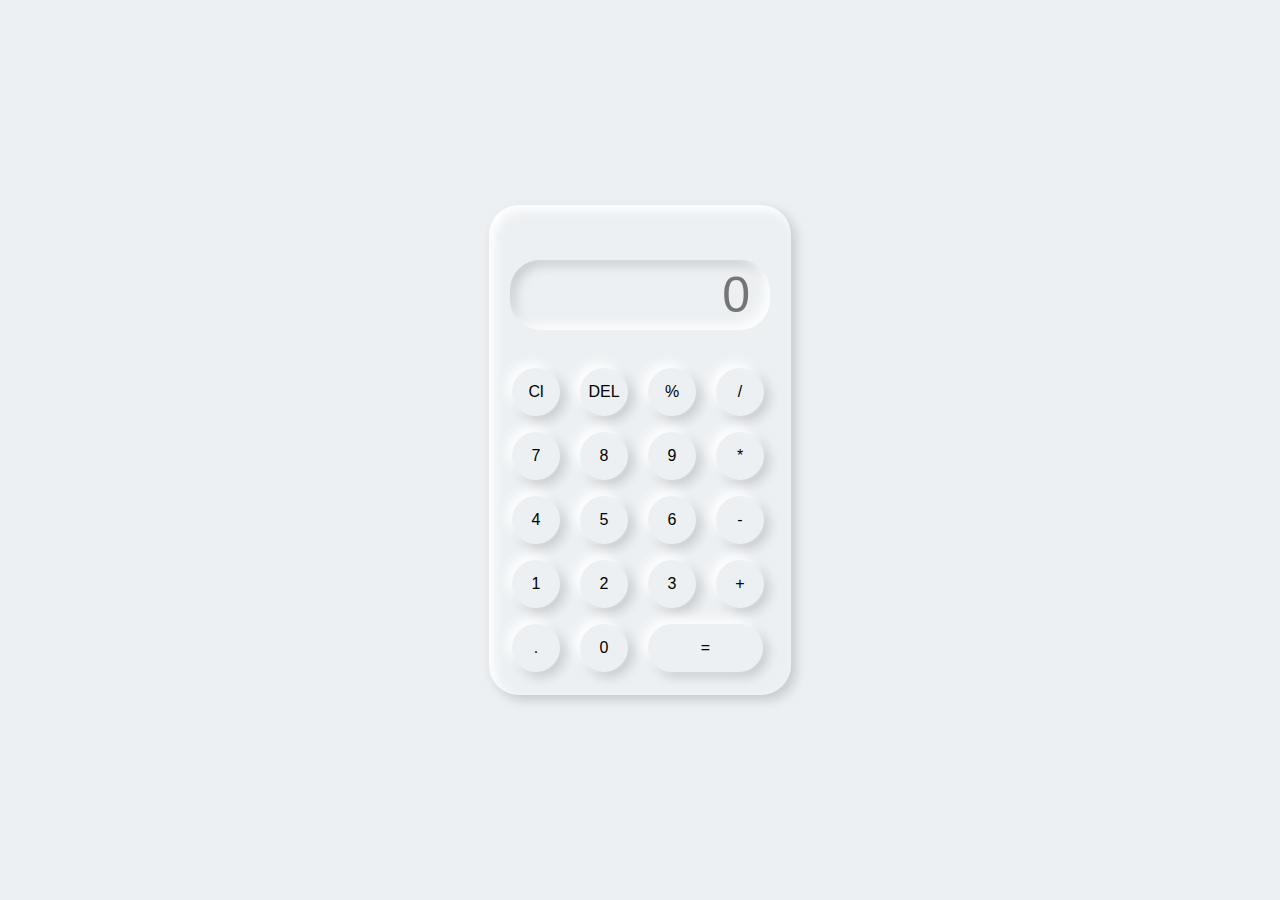
<file: index.html>
<!DOCTYPE html>
<html lang="en">
<head>
    <meta charset="UTF-8">
    <meta http-equiv="X-UA-Compatible" content="IE=edge">
    <meta name="viewport" content="width=device-width, initial-scale=1.0">
    <link rel="stylesheet" href="style.css">
    <title>Calculator</title>
</head>
<body>
    <div class="container">
        <div class="calculator">
            <input type="text" id="input" placeholder="0">
            <button id="clr" onclick="Clear()">Cl</button>
            <button id="del" onclick="del()">DEL</button>
            <button id="percent" onclick="display('%')">%</button>
            <button id="divide" onclick="display('/')">/</button>
            <button id="block7" onclick="display('7')">7</button>
            <button id="block8" onclick="display('8')">8</button>
            <button id="block9" onclick="display('9')">9</button>
            <button id="multiply" onclick="display('*')">*</button>
            <button id="block4" onclick="display('4')">4</button>
            <button id="block5" onclick="display('5')">5</button>
            <button id="block6" onclick="display('6')">6</button>
            <button id="minus" onclick="display('-')">-</button>
            <button id="block1" onclick="display('1')">1</button>
            <button id="block2" onclick="display('2')">2</button>
            <button id="block3" onclick="display('3')">3</button>
            <button id="plus" onclick="display('+')">+</button>
            <button id="dot" onclick="display('.')">.</button>
            <button id="block0" onclick="display('0')">0</button>
            <button id="ans" onclick="Calculate()">=</button>
        </div>
    </div>
    <script src="index.js"></script>
</body>
</html>
</file>
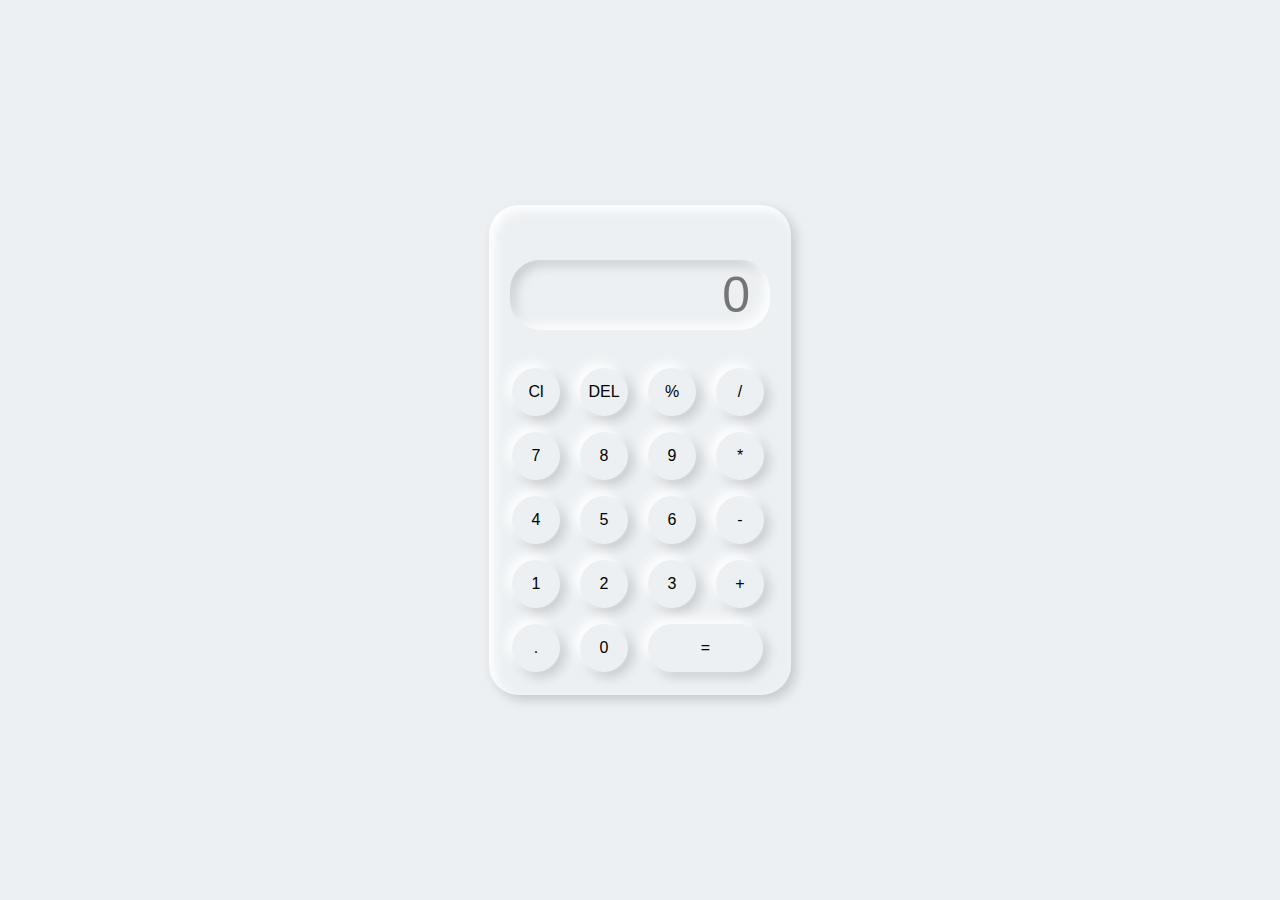
<file: calculate.html>
<!DOCTYPE html>
<html lang="en">
<head>
    <meta charset="UTF-8">
    <meta http-equiv="X-UA-Compatible" content="IE=edge">
    <meta name="viewport" content="width=device-width, initial-scale=1.0">
    <style>
        *{
    margin: 0;
    padding: 0;
    box-sizing: border-box;
    background-color: #ecf0f3;
    font-family: sans-serif;
    outline: none;
}
.container{
    height: 100vh;
    display: flex;
    justify-content: center;
    align-items: center;
}
.calculator{
    background-color: #ecf0f3;
    padding: 15px;
    border-radius: 30px;
    box-shadow: inset 5px 5px 12px white,
                   5px 5px 12px rgba(0, 0, 0, .16); 
    display: grid;  
    grid-template-columns: repeat(4, 68px);
}
#input{
    grid-column: span 4;
    height: 70px;
    width: 260px;
    background-color: #ecf0f3;
    box-shadow: inset -5px -5px 12px #ffffff,
                inset 5px 5px 12px rgba(0, 0, 0, .16);
    border: none;
    border-radius: 30px;
    color: grey;
    font-size: 50px;
    text-align: end;
    margin: auto;
    margin-top: 40px;
    margin-bottom: 30px;
    padding: 20px;
}
button{
    height: 48px;
    width: 48px;
    box-shadow: -5px -5px 12px #ffffff,
                5px 5px 12px rgba(0, 0, 0, .16);
    border: none;
    border-radius: 50%;
    margin: 8px;
    font-size: 16px;

}
#ans{
    width: 115px;
    border-radius: 40px;
}
    </style>
    <title>Calculator</title>
</head>
<body>
    <div class="container">
        <div class="calculator">
            <input type="text" id="input" placeholder="0">
            <button id="clr" onclick="Clear()">Cl</button>
            <button id="del" onclick="del()">DEL</button>
            <button id="percent" onclick="display('%')">%</button>
            <button id="divide" onclick="display('/')">/</button>
            <button id="block7" onclick="display('7')">7</button>
            <button id="block8" onclick="display('8')">8</button>
            <button id="block9" onclick="display('9')">9</button>
            <button id="multiply" onclick="display('*')">*</button>
            <button id="block4" onclick="display('4')">4</button>
            <button id="block5" onclick="display('5')">5</button>
            <button id="block6" onclick="display('6')">6</button>
            <button id="minus" onclick="display('-')">-</button>
            <button id="block1" onclick="display('1')">1</button>
            <button id="block2" onclick="display('2')">2</button>
            <button id="block3" onclick="display('3')">3</button>
            <button id="plus" onclick="display('+')">+</button>
            <button id="dot" onclick="display('.')">.</button>
            <button id="block0" onclick="display('0')">0</button>
            <button id="ans" onclick="Calculate()">=</button>
        </div>
    </div>
    <script>
        let outputScreen = document.getElementById("input");

function display(num){
    outputScreen.value +=num;  
}
function Calculate(){
    try{
        outputScreen.value = eval(outputScreen.value);
    }
    catch(err){
        alert("Invalid");
    }
}
function Clear(){
    outputScreen.value ="";
}
function del(){
    outputScreen.value = outputScreen.value.slice(0,-1);
}

    </script>
</body>
</html>
</file>
<file: style.css>
*{
    margin: 0;
    padding: 0;
    box-sizing: border-box;
    background-color: #ecf0f3;
    font-family: sans-serif;
    outline: none;
}
.container{
    height: 100vh;
    display: flex;
    justify-content: center;
    align-items: center;
}
.calculator{
    background-color: #ecf0f3;
    padding: 15px;
    border-radius: 30px;
    box-shadow: inset 5px 5px 12px white,
                   5px 5px 12px rgba(0, 0, 0, .16); 
    display: grid;  
    grid-template-columns: repeat(4, 68px);
}
#input{
    grid-column: span 4;
    height: 70px;
    width: 260px;
    background-color: #ecf0f3;
    box-shadow: inset -5px -5px 12px #ffffff,
                inset 5px 5px 12px rgba(0, 0, 0, .16);
    border: none;
    border-radius: 30px;
    color: grey;
    font-size: 50px;
    text-align: end;
    margin: auto;
    margin-top: 40px;
    margin-bottom: 30px;
    padding: 20px;
}
button{
    height: 48px;
    width: 48px;
    box-shadow: -5px -5px 12px #ffffff,
                5px 5px 12px rgba(0, 0, 0, .16);
    border: none;
    border-radius: 50%;
    margin: 8px;
    font-size: 16px;

}
#ans{
    width: 115px;
    border-radius: 40px;
}
</file>
